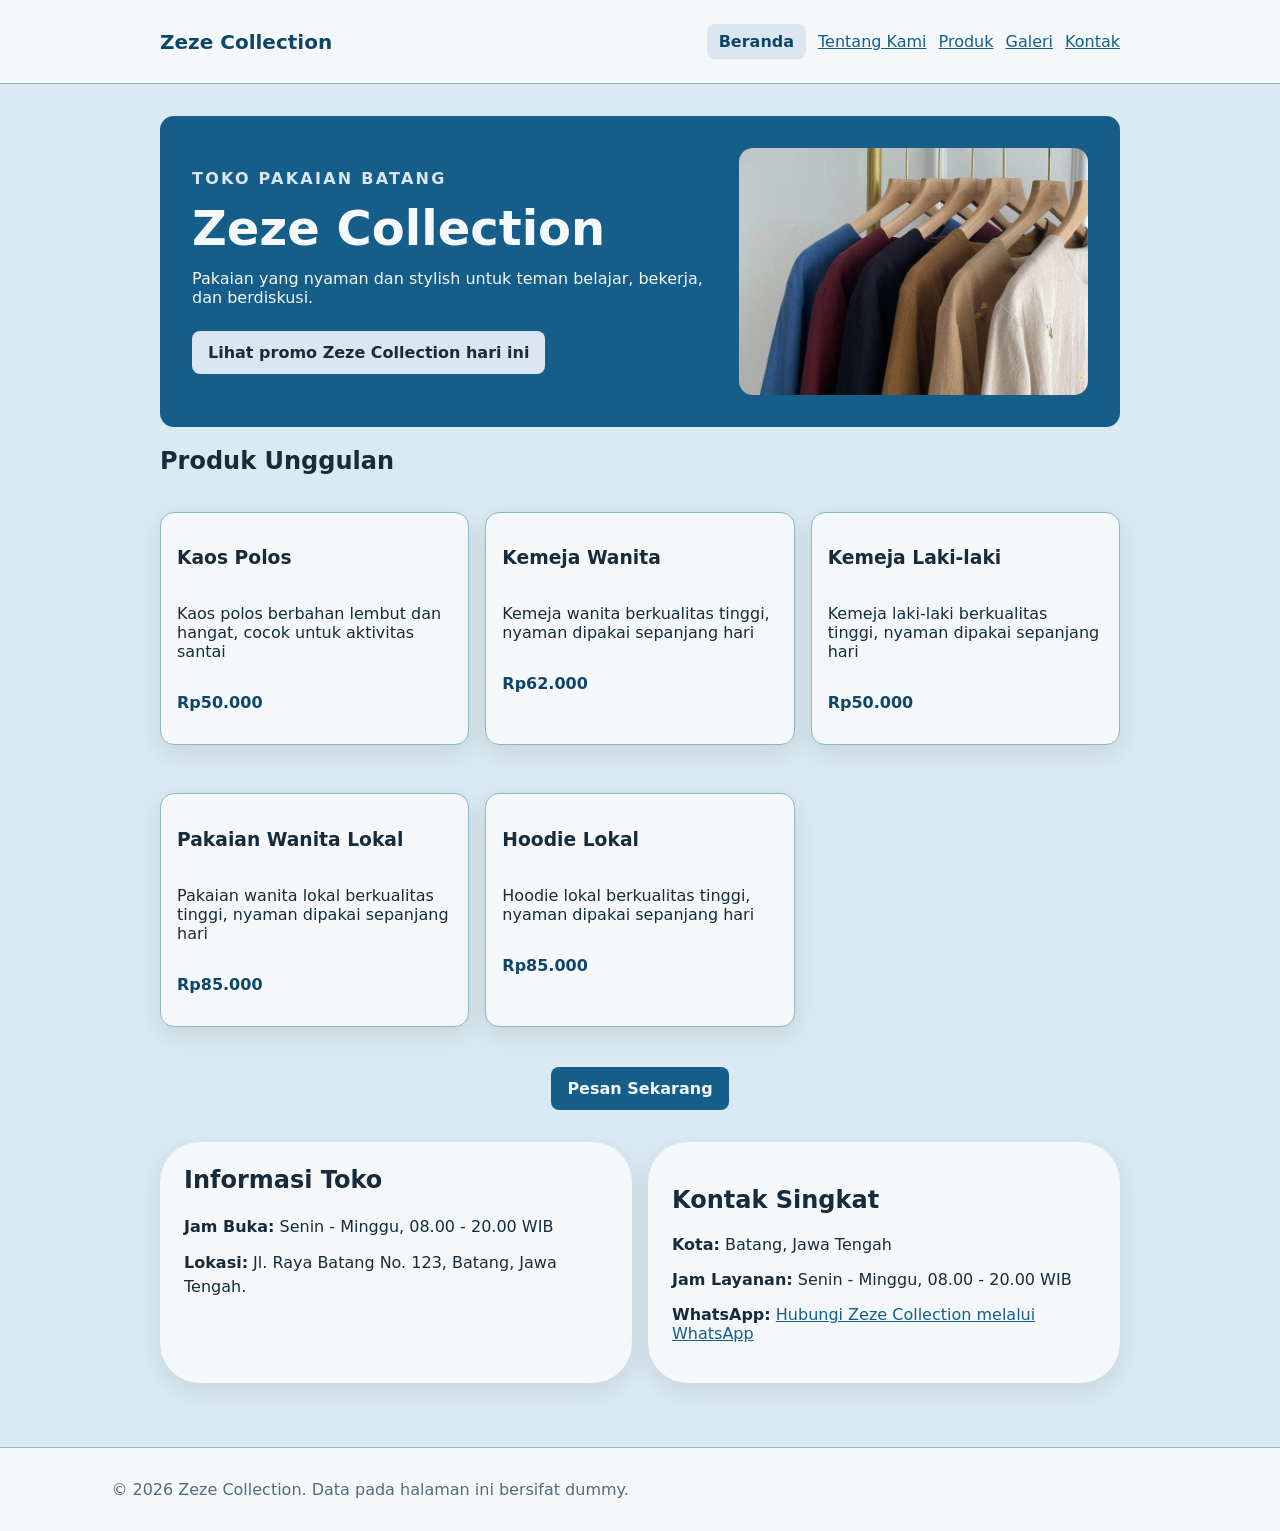
<file: index.html>
<!doctype html>
<html lang="id">
  <head>
    <meta charset="utf-8" />
    <meta name="viewport" content="width=device-width, initial-scale=1" />
    <title>Zeze Collection - Website UMKM</title>
    <link rel="stylesheet" href="css/style.css" />
  </head>

  <body>
    <a class="skip-link" href="#konten">Lewati ke konten utama</a>
    <header class="site-header">
      <nav class="nav" aria-label="Navigasi utama">
        <a class="brand" href="index.html">Zeze Collection</a>
        <ul>
          <li><a aria-current="page" href="index.html">Beranda</a></li>
          <li><a href="tentang.html">Tentang Kami</a></li>
          <li><a href="produk.html">Produk</a></li>
          <li><a href="galeri.html">Galeri</a></li>
          <li><a href="kontak.html">Kontak</a></li>
        </ul>
      </nav>
    </header>

    <main id="konten" class="page">
      <section class="hero" aria-labelledby="hero-title">
        <div class="hero-content">
          <p class="eyebrow">Toko Pakaian Batang</p>
          <h1 id="hero-title">Zeze Collection</h1>
          <p>
            Pakaian yang nyaman dan stylish untuk teman belajar, bekerja, dan
            berdiskusi.
          </p>
          <button id="promoButton" type="button">
            Lihat promo Zeze Collection hari ini
          </button>
        </div>
        <img
        class ="hero-image"
          src="assets/images/etalase-pakaian.jpg" width="736" height="521" loading="lazy"
          alt="Etalase Zeze Collection berisi pakaian lokal"
        />
      </section>

      <section aria-labelledby="produk-title">
        <h2 id="produk-title">Produk Unggulan</h2>

        <div class="products-grid">
          <article class="product-card">
            <h3>Kaos Polos</h3>
            <p>
              Kaos polos berbahan lembut dan hangat, cocok untuk aktivitas
              santai
            </p>
            <p class="price">Rp50.000</p>
          </article>
          
        
          <article class="product-card">
            <h3>Kemeja Wanita</h3>
            <p>
              Kemeja wanita berkualitas tinggi, nyaman dipakai sepanjang hari
            </p>
            <p class="price">Rp62.000</p>
          </article>
          
        
          <article class="product-card">
            <h3>Kemeja Laki-laki</h3>
            <p>
              Kemeja laki-laki berkualitas tinggi, nyaman dipakai sepanjang hari
            </p>
            <p class="price">Rp50.000</p>
          </article>

          
          <article class="product-card">
            <h3>Pakaian Wanita Lokal</h3>
            <p>
              Pakaian wanita lokal berkualitas tinggi, nyaman dipakai sepanjang
              hari
            </p>
            <p class="price">Rp85.000</p>
          </article>
        
          <article class="product-card">
            <h3>Hoodie Lokal</h3>
            <p>
              Hoodie lokal berkualitas tinggi, nyaman dipakai sepanjang hari
            </p>
            <p class="price">Rp85.000</p>
          </article>

        </div>

        <button id="pesanButton" type="button">Pesan Sekarang</button>
      </section>

      <div class="info-grid">
      <section aria-labelledby="info-title">
      
        <h2 id="info-title">Informasi Toko</h2>
        <p><strong>Jam Buka:</strong> Senin - Minggu, 08.00 - 20.00 WIB</p>

        <p>
          <strong>Lokasi:</strong> Jl. Raya Batang No. 123, Batang, Jawa Tengah.
        </p>
      </section>

      <section id="kontak" aria-labelledby="kontak-title">
        
        <h2 id="kontak-title">Kontak Singkat</h2>
        <p><strong>Kota:</strong> Batang, Jawa Tengah</p>
        <p><strong>Jam Layanan:</strong> Senin - Minggu, 08.00 - 20.00 WIB</p>
        <p>
          <strong>WhatsApp:</strong>
          <a href="https://wa.me/6285742639290">
            Hubungi Zeze Collection melalui WhatsApp
          </a>
        </p>
      </section>
      </div>

      
    </main>
    <footer class="site-footer">
      <p>&copy; 2026 Zeze Collection. Data pada halaman ini bersifat dummy.</p>
    </footer>
    <script src="js/script.js"></script>
  </body>
</html>
</file>
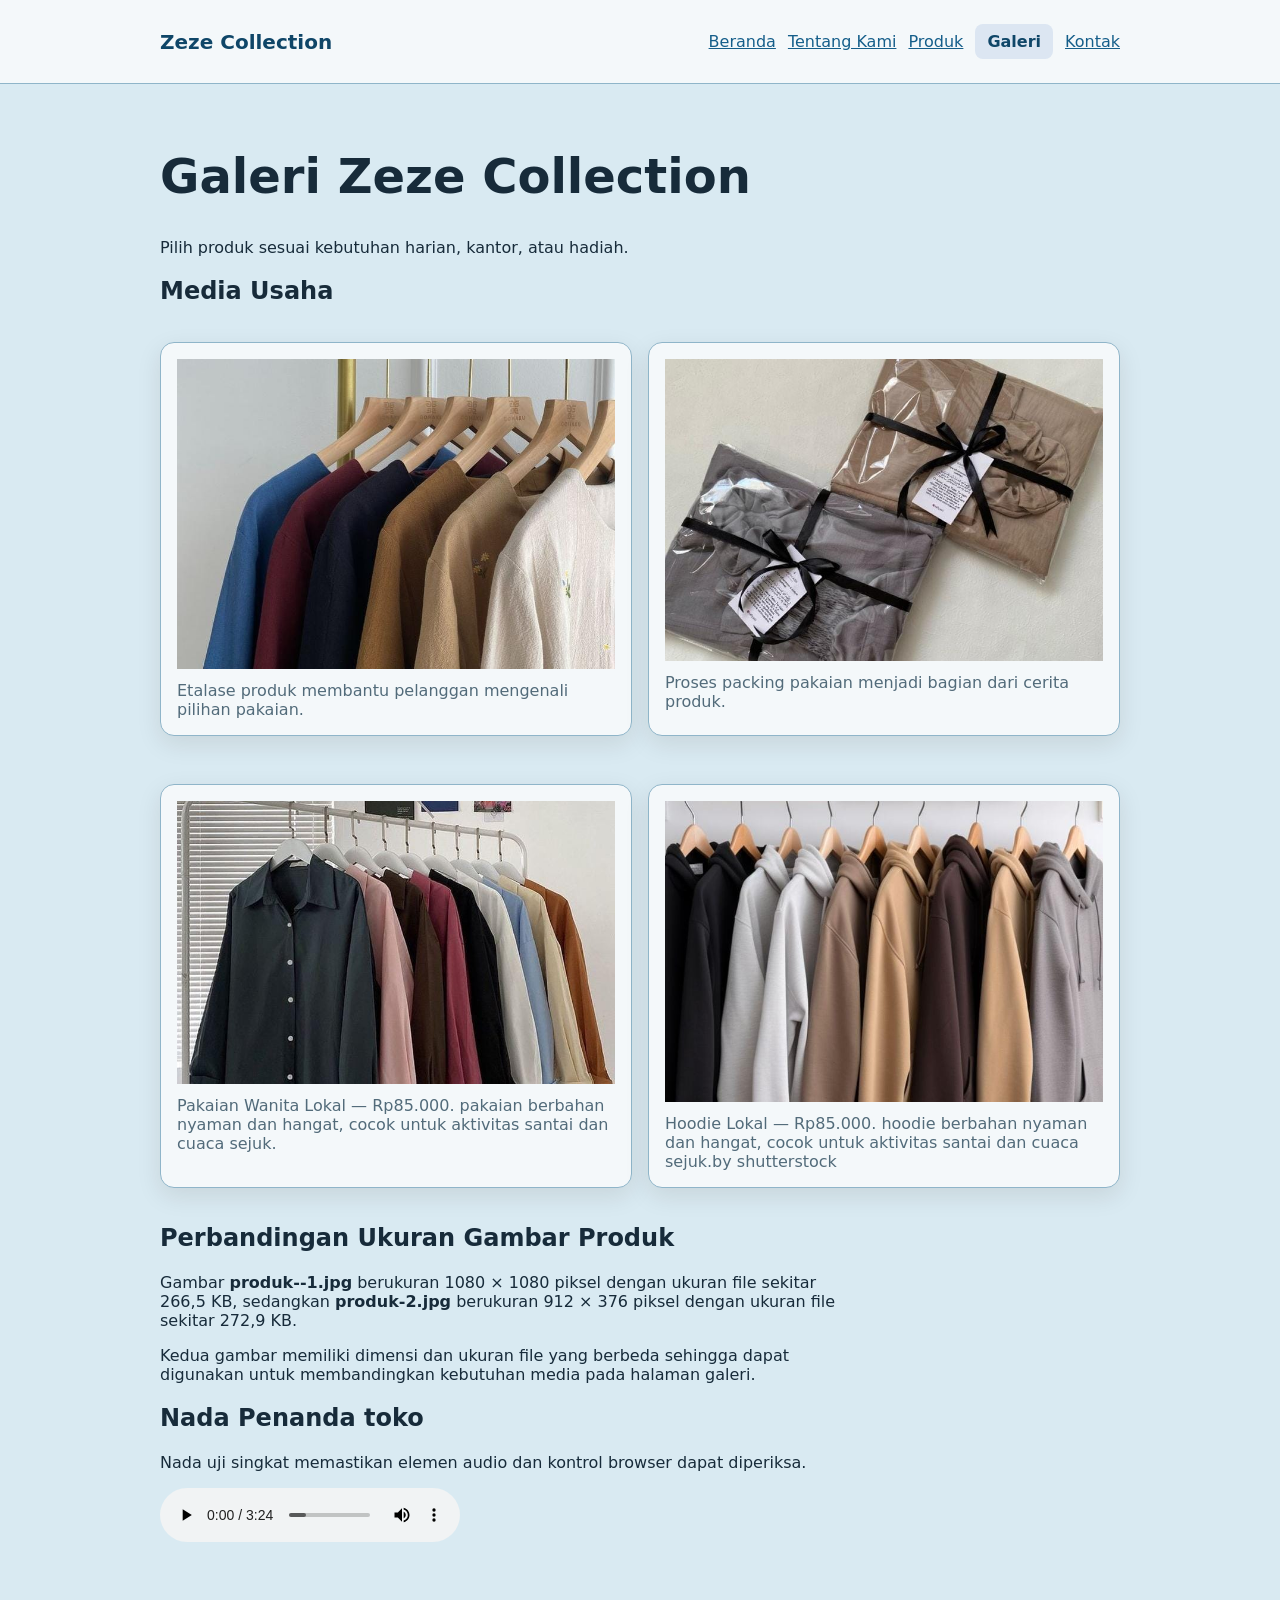
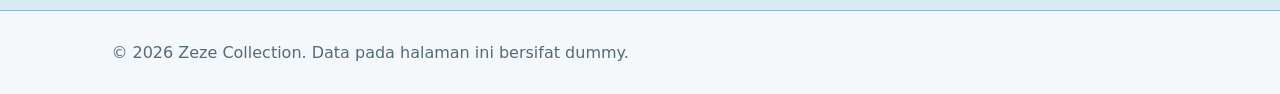
<file: galeri.html>
<!doctype html>
<html lang="id">
  <head>
    <meta charset="utf-8" />
    <meta name="viewport" content="width=device-width, initial-scale=1" />
    <title>Toko Pakaian - Zeze Collection</title>
    <link rel="stylesheet" href="css/style.css" />
  </head>
  <body>
    <a class="skip-link" href="#konten">Lewati ke konten utama</a>
    <header class="site-header">
      <nav class="nav" aria-label="Navigasi utama">
        <a class="brand" href="index.html">Zeze Collection</a>
        <ul>
          <li><a href="index.html">Beranda</a></li>
          <li><a href="tentang.html">Tentang Kami</a></li>
          <li><a href="produk.html">Produk</a></li>
          <li><a aria-current="page" href="galeri.html">Galeri</a></li>
          <li><a href="kontak.html">Kontak</a></li>
        </ul>
      </nav>
    </header>
    <main id="konten" class="page">
      <h1>Galeri Zeze Collection</h1>
      <p>Pilih produk sesuai kebutuhan harian, kantor, atau hadiah.</p>
      <section aria-labelledby="media-title">
        <h2 id="media-title">Media Usaha</h2>
        <div class="gallery-grid">
          <figure class="media-card">
            <img
              src="assets/images/etalase-pakaian.jpg"
              width="736"
              height="521"
              loading="lazy"
              alt="Etalase Pakaian Zeze Collection berisi kemasan pakaian lokal"
            />
            <figcaption>
              Etalase produk membantu pelanggan mengenali pilihan pakaian.
            </figcaption>
          </figure>

          <figure class="media-card">
            <img
              src="assets/images/proses-pakaian.jpg"
              alt="Proses pembuatan pakaian di bengkel Zeze Collection"
            />
            <figcaption>
              Proses packing pakaian menjadi bagian dari cerita produk.
            </figcaption>
          </figure>

          <figure class="media-card">
            <img
              src="assets/images/produk--1.jpg"
              alt="Pakaian Wanita Lokal Zeze Collection pada etalase pakaian lokal"
            />
            <figcaption>
              Pakaian Wanita Lokal — Rp85.000. pakaian berbahan nyaman dan
              hangat, cocok untuk aktivitas santai dan cuaca sejuk.
            </figcaption>
          </figure>

          <figure class="media-card">
            <img
              src="assets/images/produk-2.jpg"
              alt="Hoodie Lokal Zeze Collection pada etalase pakaian lokal"
            />
            <figcaption>
              Hoodie Lokal — Rp85.000. hoodie berbahan nyaman dan hangat, cocok
              untuk aktivitas santai dan cuaca sejuk.by shutterstock
            </figcaption>
          </figure>
        </div>
      </section>

      <section aria-labelledby="ukuran-title">
        <h2 id="ukuran-title">Perbandingan Ukuran Gambar Produk</h2>
        <p>
          Gambar <strong>produk--1.jpg</strong> berukuran 1080 × 1080 piksel
          dengan ukuran file sekitar 266,5 KB, sedangkan
          <strong>produk-2.jpg</strong> berukuran 912 × 376 piksel dengan ukuran
          file sekitar 272,9 KB.
        </p>
        <p>
          Kedua gambar memiliki dimensi dan ukuran file yang berbeda sehingga
          dapat digunakan untuk membandingkan kebutuhan media pada halaman
          galeri.
        </p>
      </section>

      <section aria-labelledby="audio-title">
        <h2 id="audio-title">Nada Penanda toko</h2>
        <p id="audio-note">
          Nada uji singkat memastikan elemen audio dan kontrol browser dapat
          diperiksa.
        </p>
        <audio
          controls
          aria-describedby="audio-note"
          src="assets/audio/TENETRUNNER - Fortuna.mp3"
        >
          Browser Anda tidak mendukung pemutar audio.
        </audio>
      </section>
    </main>
    <footer class="site-footer">
      <p>&copy; 2026 Zeze Collection. Data pada halaman ini bersifat dummy.</p>
    </footer>
  </body>
</html>
</file>
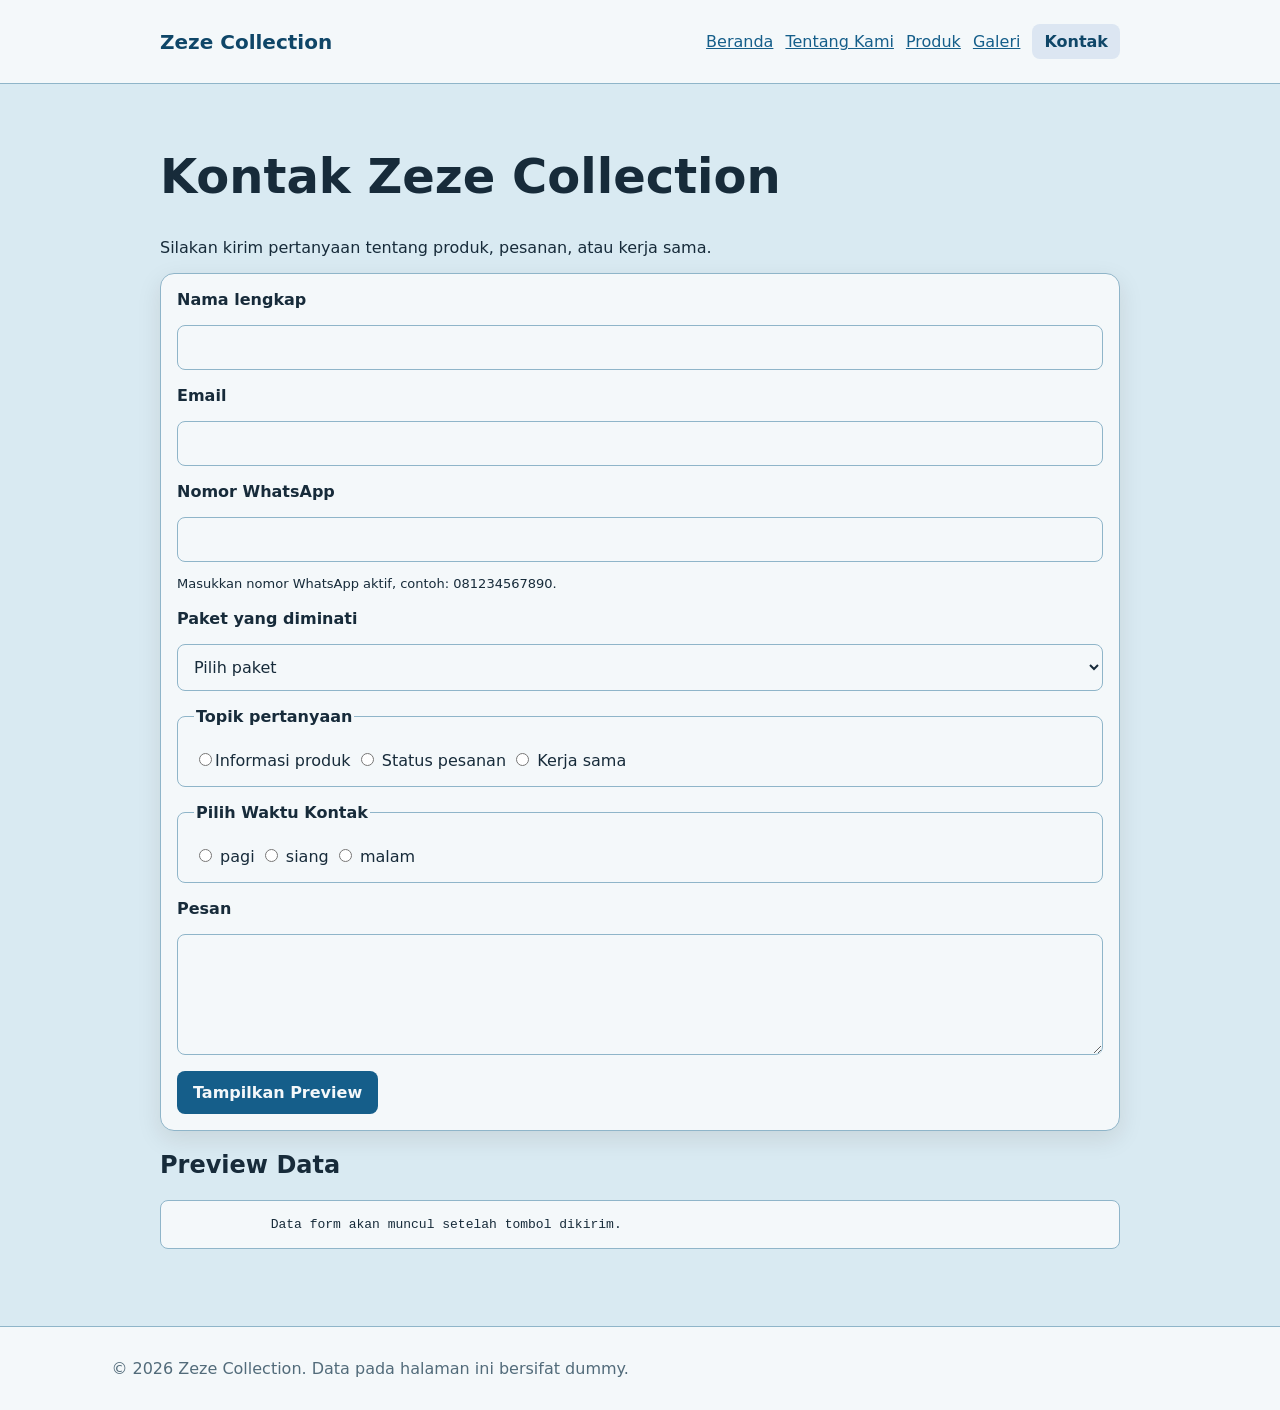
<file: kontak.html>
<!doctype html>
<html lang="id">
  <head>
    <meta charset="utf-8" />
    <meta name="viewport" content="width=device-width, initial-scale=1" />
    <title>Toko Pakaian - Zeze Collection</title>
    <link rel="stylesheet" href="css/style.css" />
    <script src="js/form.js" defer></script>
  </head>
  <body>
    <a class="skip-link" href="#konten">Lewati ke konten utama</a>
    <header class="site-header">
      <nav class="nav" aria-label="Navigasi utama">
        <a class="brand" href="index.html">Zeze Collection</a>
        <ul>
          <li><a href="index.html">Beranda</a></li>
          <li><a href="tentang.html">Tentang Kami</a></li>
          <li><a href="produk.html">Produk</a></li>
          <li><a href="galeri.html">Galeri</a></li>
          <li><a aria-current="page" href="kontak.html">Kontak</a></li>
        </ul>
      </nav>
    </header>
    <main id="konten" class="page">
      <h1>Kontak Zeze Collection</h1>
      <p>Silakan kirim pertanyaan tentang produk, pesanan, atau kerja sama.</p>
      <form id="form-kontak" action="#" method="post">
        <div class="field">
          <label for="nama">Nama lengkap</label>
          <input
            id="nama"
            name="nama"
            type="text"
            autocomplete="name"
            required
            minlength="3"
          />
        </div>

        <div class="field">
          <label for="email">Email</label>
          <input
            id="email"
            name="email"
            type="email"
            autocomplete="email"
            required
          />
        </div>

        <div class="field">
          <label for="nomor-WhatsApp">Nomor WhatsApp</label>
          <input
            id="nomor-WhatsApp"
            name="nomor-WhatsApp"
            type="tel"
            autocomplete="tel"
            aria-describedby="bantuan-whatsapp"
            required
          />

          <small id="bantuan-whatsapp">
            Masukkan nomor WhatsApp aktif, contoh: 081234567890.
          </small>
        </div>

        <div class="field">
          <label for="paket">Paket yang diminati</label>
          <select id="paket" name="paket" required>
            <option value="">Pilih paket</option>
            <option value="kemeja-wanita">Paket Kemeja Wanita</option>
            <option value="kemeja-pria">Paket Kemeja Pria</option>
            <option value="kaos-polos">Paket Kaos Polos</option>
            <option value="pakaian-wanita-lokal">
              Paket Pakaian Wanita Lokal
            </option>
            <option value="hoodie-lokal">Paket Hoodie Lokal</option>
          </select>
        </div>

        <fieldset>
          <legend>Topik pertanyaan</legend>
          <label
            ><input
              type="radio"
              name="topik"
              value="produk"
              required
            />Informasi produk</label
          >
          <label
            ><input type="radio" name="topik" value="pesanan" /> Status
            pesanan</label
          >
          <label
            ><input type="radio" name="topik" value="kerja-sama" /> Kerja
            sama</label
          >
        </fieldset>

        <fieldset>
          <legend>Pilih Waktu Kontak</legend>
          <label
            ><input type="radio" name="pilihan-waktu" value="pagi" required />
            pagi</label
          >
          <label
            ><input type="radio" name="pilihan-waktu" value="siang" /> siang
          </label>
          <label
            ><input type="radio" name="pilihan-waktu" value="malam" />
            malam</label
          >
        </fieldset>

        <div class="field">
          <label for="pesan">Pesan</label>
          <textarea id="pesan" name="pesan" rows="5" minlength="10"></textarea>
        </div>

        <button type="submit">Tampilkan Preview</button>
      </form>

      <p class="status-success" role="status" hidden>
        ✓ Pesan berhasil dikirim.
      </p>

      <p class="status-danger" role="alert" hidden>
        ! Terjadi kesalahan. Silakan periksa kembali data yang diisi.
      </p>

      <section aria-labelledby="preview-title">
        <h2 id="preview-title">Preview Data</h2>
        <pre id="preview-form" aria-live="polite">
            Data form akan muncul setelah tombol dikirim.</pre
        >
      </section>
    </main>

    <footer class="site-footer">
      <p>&copy; 2026 Zeze Collection. Data pada halaman ini bersifat dummy.</p>
    </footer>
  </body>
</html>
</file>
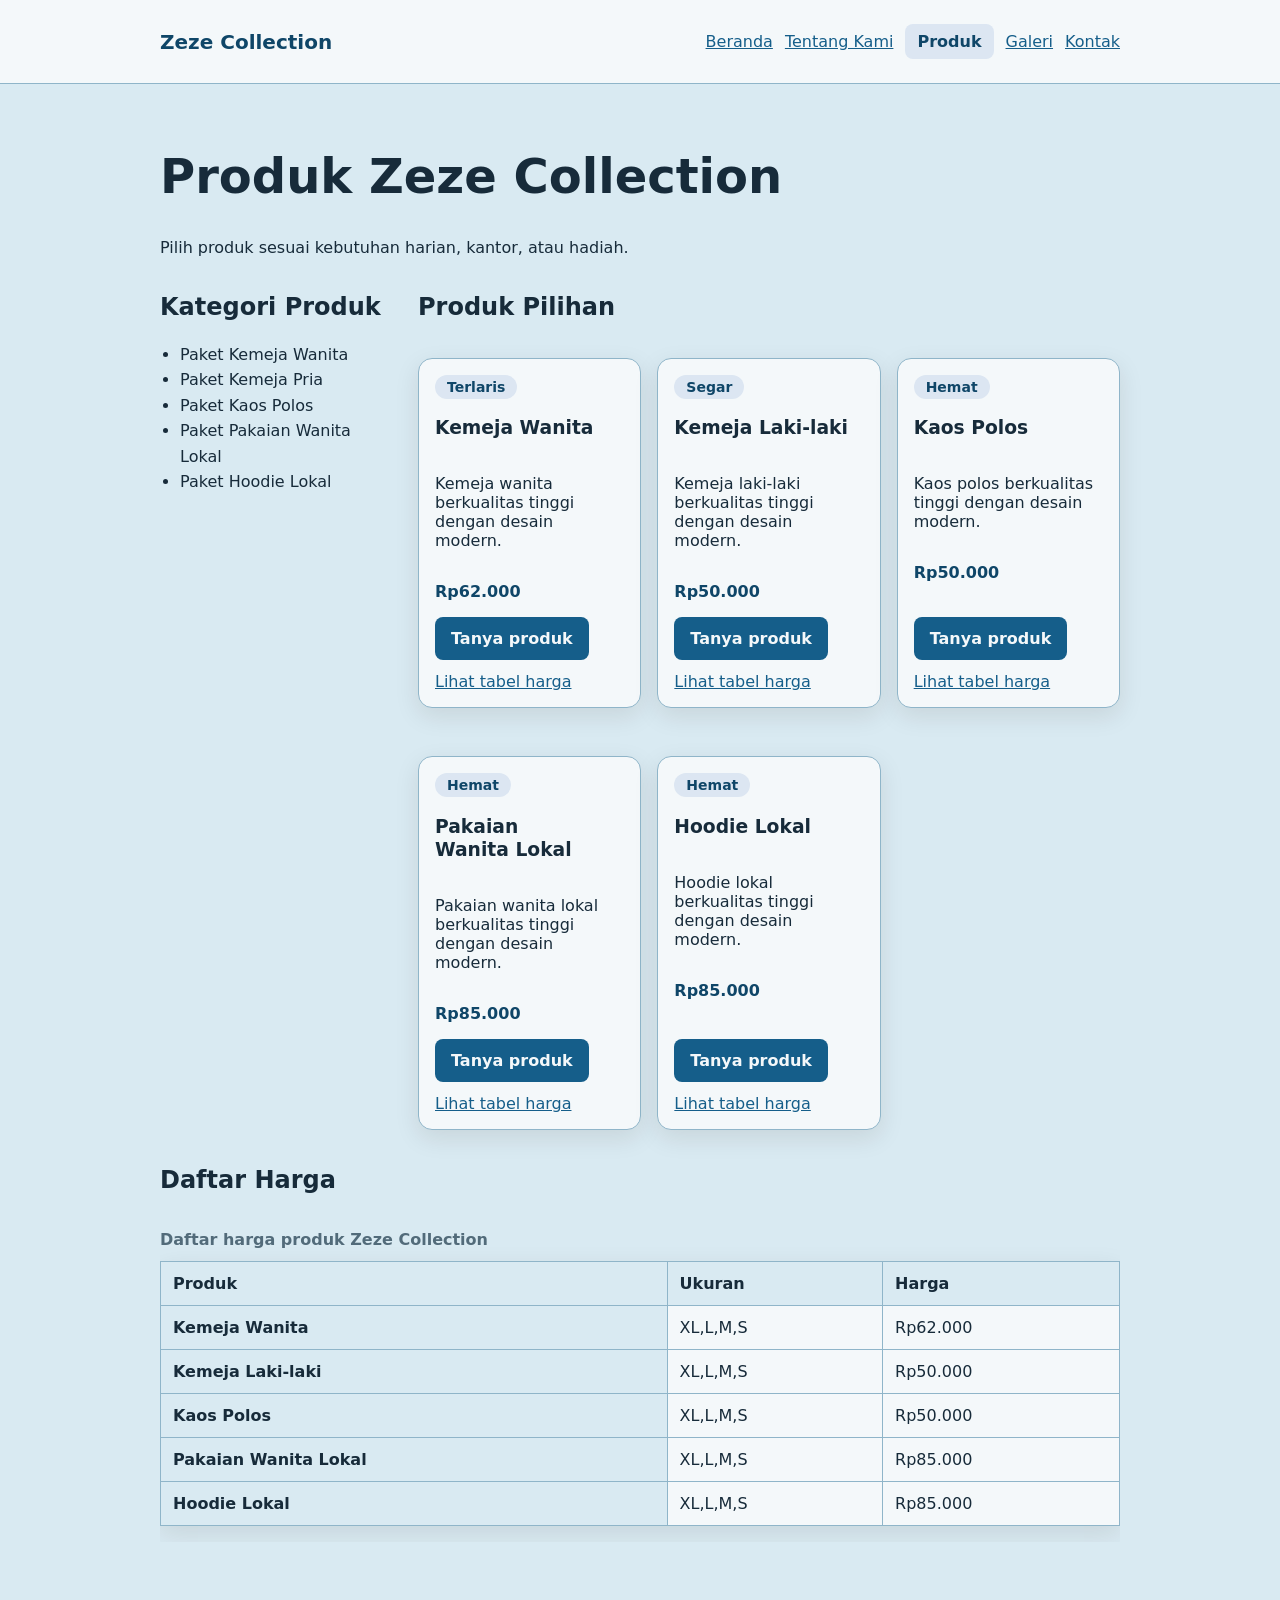
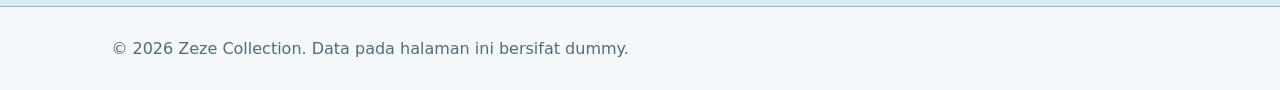
<file: produk.html>
<!doctype html>
<html lang="id">
  <head>
    <meta charset="utf-8" />
    <meta name="viewport" content="width=device-width, initial-scale=1" />
    <title>Toko Pakaian - Zeze Collection</title>
    <link rel="stylesheet" href="css/style.css" />
  </head>
  <body>
    <a class="skip-link" href="#konten">Lewati ke konten utama</a>
    <header class="site-header">
      <nav class="nav" aria-label="Navigasi utama">
        <a class="brand" href="index.html">Zeze Collection</a>
        <ul>
          <li><a href="index.html">Beranda</a></li>
          <li><a href="tentang.html">Tentang Kami</a></li>
          <li><a aria-current="page" href="produk.html">Produk</a></li>
          <li><a href="galeri.html">Galeri</a></li>
          <li><a href="kontak.html">Kontak</a></li>
        </ul>
      </nav>
    </header>

    <main id="konten" class="page">
      <h1>Produk Zeze Collection</h1>
      <p>Pilih produk sesuai kebutuhan harian, kantor, atau hadiah.</p>

      <div class="catalog-layout">
        <section class="catalog-filter" aria-labelledby="kategori-title">
          <h2 id="kategori-title">Kategori Produk</h2>
          <ul>
            <li>Paket Kemeja Wanita</li>
            <li>Paket Kemeja Pria</li>
            <li>Paket Kaos Polos</li>
            <li>Paket Pakaian Wanita Lokal</li>
            <li>Paket Hoodie Lokal</li>
          </ul>
        </section>

        <section
          class="catalog-product"
          aria-labelledby="produk-pilihan-title"
        >
          <h2 id="produk-pilihan-title">Produk Pilihan</h2>
          <div class="product-grid">
            <article class="product-card">
              <span class="product-badge">Terlaris</span>
              <h3>Kemeja Wanita</h3>
              <p>Kemeja wanita berkualitas tinggi dengan desain modern.</p>
              <p class="price">Rp62.000</p>

              <div class="card-actions">
                <a class="button" href="kontak.html">Tanya produk</a>
                <a href="#harga-title">Lihat tabel harga</a>
              </div>
            </article>

            <article class="product-card">
              <span class="product-badge">Segar</span>
              <h3>Kemeja Laki-laki</h3>
              <p>Kemeja laki-laki berkualitas tinggi dengan desain modern.</p>
              <p class="price">Rp50.000</p>

              <div class="card-actions">
                <a class="button" href="kontak.html">Tanya produk</a>
                <a href="#harga-title">Lihat tabel harga</a>
              </div>
            </article>

            <article class="product-card">
              <span class="product-badge">Hemat</span>
              <h3>Kaos Polos</h3>
              <p>Kaos polos berkualitas tinggi dengan desain modern.</p>
              <p class="price">Rp50.000</p>

              <div class="card-actions">
                <a class="button" href="kontak.html">Tanya produk</a>
                <a href="#harga-title">Lihat tabel harga</a>
              </div>
            </article>

            <article class="product-card">
              <span class="product-badge">Hemat</span>
              <h3>Pakaian Wanita Lokal</h3>
              <p>
                Pakaian wanita lokal berkualitas tinggi dengan desain modern.
              </p>
              <p class="price">Rp85.000</p>

              <div class="card-actions">
                <a class="button" href="kontak.html">Tanya produk</a>
                <a href="#harga-title">Lihat tabel harga</a>
              </div>
            </article>

            <article class="product-card">
              <span class="product-badge">Hemat</span>
              <h3>Hoodie Lokal</h3>
              <p>Hoodie lokal berkualitas tinggi dengan desain modern.</p>
              <p class="price">Rp85.000</p>

              <div class="card-actions">
                <a class="button" href="kontak.html">Tanya produk</a>
                <a href="#harga-title">Lihat tabel harga</a>
              </div>
            </article>
          </div>
        </section>
      </div>

      <section aria-labelledby="harga-title">
        <h2 id="harga-title">Daftar Harga</h2>
        <div
          class="table-scroll"
          role="region"
          aria-labelledby="daftar-harga-caption"
          tabindex="0"
        >
          <table>
            <caption>
              Daftar harga produk Zeze Collection
            </caption>
            <thead>
              <tr>
                <th scope="col">Produk</th>
                <th scope="col">Ukuran</th>
                <th scope="col">Harga</th>
              </tr>
            </thead>

            <tbody>
              <tr>
                <th scope="row">Kemeja Wanita</th>
                <td>XL,L,M,S</td>
                <td>Rp62.000</td>
              </tr>

              <tr>
                <th scope="row">Kemeja Laki-laki</th>
                <td>XL,L,M,S</td>
                <td>Rp50.000</td>
              </tr>

              <tr>
                <th scope="row">Kaos Polos</th>
                <td>XL,L,M,S</td>
                <td>Rp50.000</td>
              </tr>

              <tr>
                <th scope="row">Pakaian Wanita Lokal</th>
                <td>XL,L,M,S</td>
                <td>Rp85.000</td>
              </tr>

              <tr>
                <th scope="row">Hoodie Lokal</th>
                <td>XL,L,M,S</td>
                <td>Rp85.000</td>
              </tr>
            </tbody>
          </table>
        </div>
      </section>
    </main>
    <footer class="site-footer">
      <p>&copy; 2026 Zeze Collection. Data pada halaman ini bersifat dummy.</p>
    </footer>
  </body>
</html>
</file>
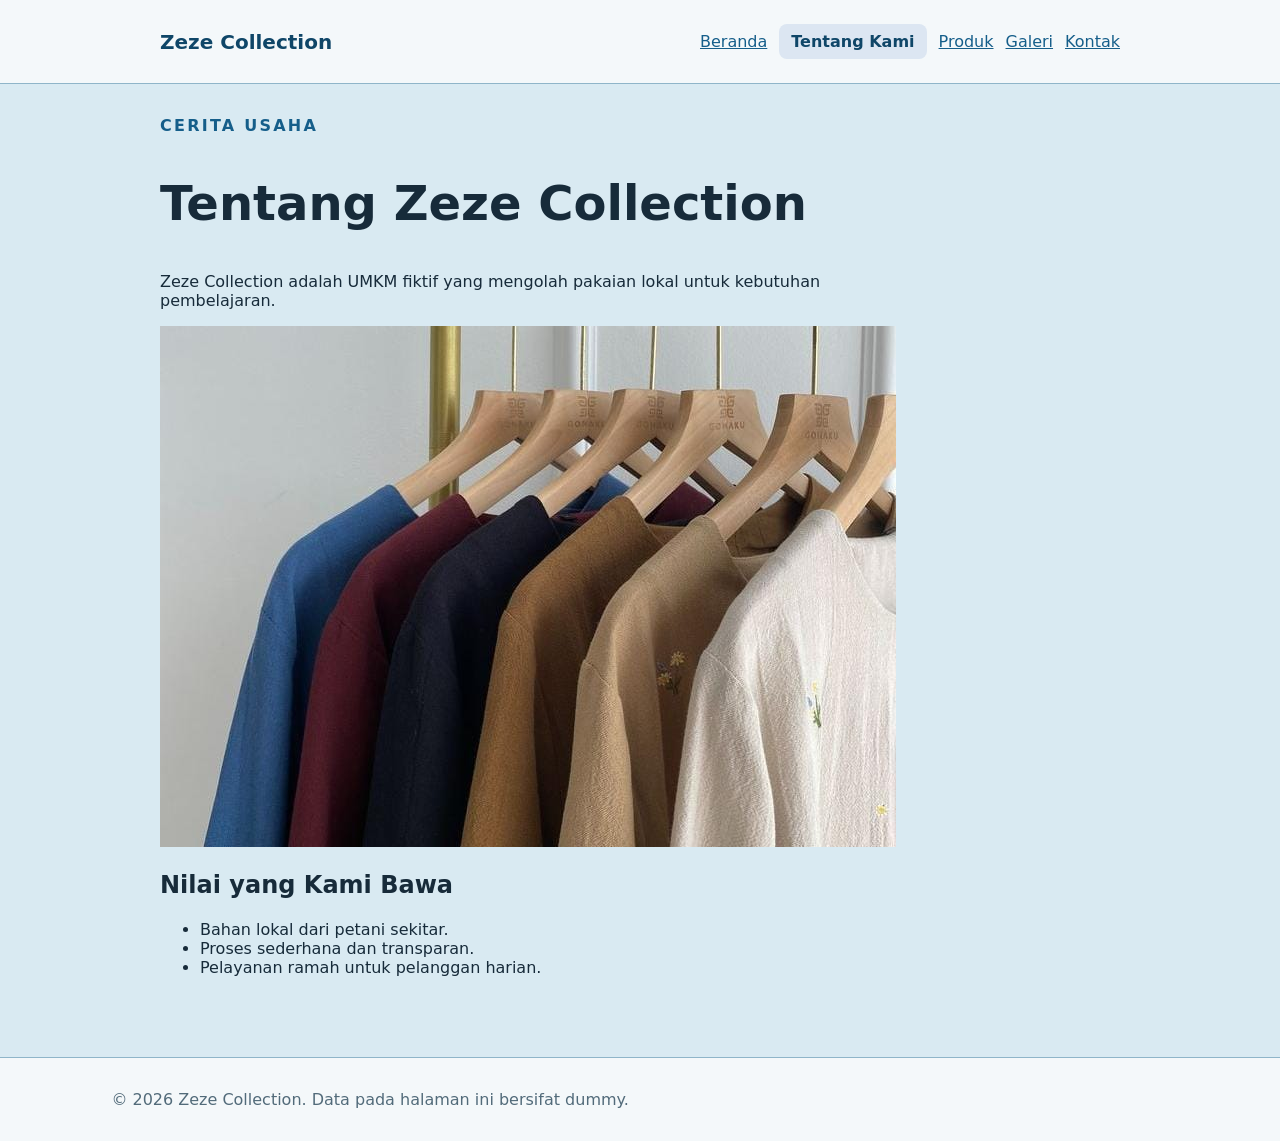
<file: tentang.html>
<!doctype html>
<html lang="id">
  <head>
    <meta charset="utf-8" />
    <meta name="viewport" content="width=device-width, initial-scale=1" />
    <title>Zeze Collection - Tentang Kami</title>
    <link rel="stylesheet" href="css/style.css" />
  </head>

  <body>
    <a class="skip-link" href="#konten">Lewati ke konten utama</a>
    <header class="site-header">
      <nav class="nav" aria-label="Navigasi utama">
        <a class="brand" href="index.html">Zeze Collection</a>
        <ul>
          <li><a href="index.html">Beranda</a></li>
          <li><a aria-current="page" href="tentang.html">Tentang Kami</a></li>
          <li><a href="produk.html">Produk</a></li>
          <li><a href="galeri.html">Galeri</a></li>
          <li><a href="kontak.html">Kontak</a></li>
          
        </ul>
      </nav>
    </header>

    <main id="konten" class="page">
      <section aria-labelledby="tentang-title">
        <p class="eyebrow">Cerita Usaha</p>
        <h1 id="tentang-title">Tentang Zeze Collection</h1>
        <p>
          Zeze Collection adalah UMKM fiktif yang mengolah pakaian lokal untuk
          kebutuhan pembelajaran.
        </p>
        <img
          src="assets/images/etalase-pakaian.jpg" width="736" height="521" loading="lazy"
          alt="Etalase Zeze Collection berisi kemasan pakaian lokal"
        />
      </section>
      <section aria-labelledby="nilai-title">
        <h2 id="nilai-title">Nilai yang Kami Bawa</h2>
        <ul>
          <li>Bahan lokal dari petani sekitar.</li>
          <li>Proses sederhana dan transparan.</li>
          <li>Pelayanan ramah untuk pelanggan harian.</li>
        </ul>
      </section>
    </main>
    <footer class="site-footer">
      <p>&copy; 2026 Zeze Collection. Data pada halaman ini bersifat dummy.</p>
    </footer>
  </body>
</html>
</file>
<file: css/style.css>
:root {
  --color-primary: #155e8a;
  --color-primary-strong: #0f4668;
  --color-primary-soft: #dce6f2;

  --color-text: #172b3a;
  --color-muted: #526b7a;
  --color-surface: #f4f8fa;
  --color-surface-soft: #d9eaf2;
  --color-border: #8fb5c9;
  --color-focus: #f59e0b;

  --color-success: #166534;
  --color-danger: #b91c1c;

  --space-1: 0.5rem;
  --space-2: 0.75rem;
  --space-3: 1rem;
  --space-4: 1.5rem;
  --space-5: 2rem;

  --radius-sm: 0.5rem;
  --radius-md: 0.875rem;
  --radius-lg: 1.5rem;
  --radius-xl: 2.5rem;
  --shadow-card: 0 0.5rem 1.5rem rgb(47 33 24 / 0.1);
}
*,
*::before,
*::after {
  box-sizing: border-box;
}

html {
  color-scheme: light;
}

body {
  margin: 0;
  color: var(--color-text);
  background: var(--color-surface-soft);
  font-family:
    system-ui,
    -apple-system,
    BlinkMacSystemFont,
    "Segoe UI",
    sans-serif;
}

.page {
  padding-block: var(--space-5);
}

Hero Section .hero {
  display: grid;
  grid-template-columns: 1.2fr 0.8fr;
  gap: var(--space-4);
  align-items: center;
  padding: var(--space-5);
  color: var(--color-surface);
  background: var(--color-primary);
  border-radius: var(--radius-md);
}

.hero-image {
  display: block;
  width: 100%;
  height: auto;
  border-radius: var(--radius-md);
}

.products-grid,
.gallery-grid {
  display: grid;
  grid-template-columns: repeat(3, minmax(0, 1fr));
  gap: var(--space-3);
}

.product-grid {
  display: grid;
  gap: var(--space-3);
}

.gallery-grid {
  grid-template-columns: repeat(2, minmax(0, 1fr));
}

/* Hero Section */
.hero {
  display: grid;
  grid-template-columns: 1fr;
  gap: var(--space-4);
  align-items: center;
  padding: var(--space-5);
  color: var(--color-surface);
  background: var(--color-primary);
  border-radius: var(--radius-md);
}

.hero-image {
  display: block;
  width: 100%;
  height: auto;
  border-radius: var(--radius-md);
}

/* Produk dan Galeri */
.product-grid,
.gallery-grid {
  display: grid;
  grid-template-columns: 1fr;
  gap: var(--space-3);
}

.product-grid {
  display: grid;
  grid-template-columns: 1fr;
  gap: var(--space-3);
}

.product-images {
  display: block;
  width: 100%;
  height: auto;
  object-fit: contain;
}

h1,
h2,
h3 {
  line-height: 1.2;
  text-wrap: balance;
}
h1 {
  font-size: clamp(2rem, 6vw, 3rem);
}
p,
li {
  max-width: 68ch;
}
.eyebrow {
  color: var(--color-primary);
  font-weight: 800;
  letter-spacing: 0.08em;
  text-transform: uppercase;
}
.hero .eyebrow {
  color: var(--color-primary-soft);
}
.price {
  color: var(--color-primary-strong);
  font-weight: 800;
}

.eyebrow {
  margin: 0 0 8px;
  letter-spacing: 0.14em;
  text-transform: uppercase;
}

#pesanButton {
  display: block;
  margin: 24px auto 0;
}

.product {
  display: inline-block;
  margin-top: 24px;
  padding-left: 0;
}

.products li {
  display: inline-block;
  vertical-align: top;
  list-style: none;
  width: 220px;
  min-height: 160px;
  margin-right: 20px;
  margin-bottom: 20px;
  padding: var(--space-4);
  box-sizing: border-box;
  border-radius: var(--radius-lg);
  background: var(--color-primary-soft);
  text-align: center;
  box-shadow: var(--shadow-card);
}

.products li p {
  margin-top: 12px;
  font-size: 0.9rem;
  line-height: 1.5;
}

section[aria-labelledby="info-title"] {
  margin-top: 30px;
  padding: var(--space-4);
  background: var(--color-surface);
  border-radius: var(--radius-xl);
  box-shadow: var(--shadow-card);
}

section[aria-labelledby="info-title"] h2 {
  margin-top: 0;
}

section[aria-labelledby="info-title"] p {
  margin: 12px 0;
  line-height: 1.5;
}

section[aria-labelledby="info-title"],
section#kontak {
  margin-top: 30px;
  padding: var(--space-4);
  background: var(--color-surface);
  border-radius: var(--radius-xl);
  box-shadow: var(--shadow-card);
}
.button,
button {
  display: inline-block;
  padding: var(--space-2) var(--space-3);
  color: var(--color-surface);
  font: inherit;
  font-weight: 700;
  text-decoration: none;
  cursor: pointer;
  background: var(--color-primary);
  border: 0;
  border-radius: var(--radius-sm);
}
.button:hover,
button:hover {
  color: var(--color-surface);
  background: var(--color-primary-strong);
}
.hero button {
  color: var(--color-text);
  background: var(--color-primary-soft);
}
.hero button:hover {
  color: var(--color-text);
  background: var(--color-border);
}

.skip-link {
  position: absolute;
  top: -5rem;
  left: var(--space-3);
  padding: var(--space-2) var(--space-3);
  color: var(--color-surface);
  background: var(--color-text);
}
.skip-link:focus {
  top: var(--space-3);
}

.site-header,
.site-footer {
  padding: var(--space-3) var(--space-4);
  background: var(--color-surface);
  border-bottom: 1px solid var(--color-border);
}

.nav,
.page {
  width: min(100% - 2rem, 60rem);
  margin-inline: auto;
}
.nav {
  display: flex;
  flex-direction: column;
  gap: var(--space-3);
  align-items: flex-start;
}
/*header biar keliahatan di atas*/
header {
  position: sticky;
  top: 0;
  z-index: 1000;
}

/* 
.brand {
  display: inline-block;
  margin-bottom: var(--space-2);
  color: var(--color-text);
  font-weight: 800;
  text-decoration: none;
  max-width: 920px;
  margin: 0 auto;
} */

.brand {
  display: inline-block;
  margin-bottom: 8px;
  color: var(--color-primary-strong);
  font-weight: 800;
  text-decoration: none;
  font-size: 1.25rem;
  white-space: nowrap;
}

.brand {
  margin-bottom: 0;
}

.nav ul {
  display: flex;
  flex-direction: column;
  gap: var(--space-2);
  flex-wrap: wrap;
  list-style: none;
}

.nav li {
  margin: 0;
}

.nav a[aria-current="page"] {
  padding: var(--space-1) var(--space-2);
  color: var(--color-primary-strong);
  font-weight: 800;
  text-decoration: none;
  background: var(--color-primary-soft);
  border-radius: var(--radius-sm);
}

a:focus-visible,
button:focus-visible {
  outline: 3px solid var(--color-focus);
  outline-offset: 2px;
}

.site-footer {
  margin-top: var(--space-5);
  color: var(--color-muted);
  text-align: center;
  border-top: 1px solid var(--color-border);
  border-bottom: 0;
}

img {
  max-width: 100%;
  height: auto;
}

a {
  color: var(--color-primary);
}

a:hover {
  color: var(--color-primary-strong);
}
:focus-visible {
  outline: 3px solid var(--color-focus);
  outline-offset: 3px;
}

figure {
  margin: 0 0 24px;
}
figcaption {
  margin-top: 8px;
  color: var(--color-muted);
}
table {
  width: 100%;
  border-collapse: collapse;
}
caption {
  margin-bottom: 8px;
  font-weight: 700;
  text-align: left;
}
th,
td {
  padding: 10px;
  text-align: left;
  border: 1px solid var(--color-border);
}
.field {
  margin-bottom: var(--space-3);
}
.field label,
legend {
  display: block;
  margin-bottom: var(--space-1);
  font-weight: 700;
}
.field input,
.field select,
.field textarea {
  width: 100%;
  padding: var(--space-2);
  color: inherit;
  font: inherit;
  background: var(--color-surface);
  border: 1px solid var(--color-border);
  border-radius: var(--radius-sm);
}
input[type="radio"],
input[type="checkbox"] {
  width: auto;
}
fieldset {
  margin: 0 0 var(--space-3);
  padding: var(--space-3);
  border: 1px solid var(--color-border);
  border-radius: var(--radius-sm);
}
audio {
  max-width: 100%;
}
#preview-form {
  padding: var(--space-3);
  white-space: pre-wrap;
  background: var(--color-surface);
  border: 1px solid var(--color-border);
  border-radius: var(--radius-sm);
}

.field small {
  display: block;
  margin-top: 5px;
  font-size: 13px;
  line-height: 1.4;
}

.product-card {
  display: flex;
  flex-direction: column;
}
.product-badge {
  align-self: flex-start;
  padding: 0.25rem var(--space-2);
  color: var(--color-primary-strong);
  font-size: 0.875rem;
  font-weight: 800;
  background: var(--color-primary-soft);
  border-radius: 999px;
}

.card-actions {
  display: flex;
  gap: var(--space-2);
  align-items: center;
  flex-wrap: wrap;
  margin-top: auto;
}

.product-card,
.media-card,
table,
form {
  margin-block: var(--space-3);
  padding: var(--space-3);
  background: var(--color-surface);
  border: 1px solid var(--color-border);
  border-radius: var(--radius-md);
  box-shadow: var(--shadow-card);
}
figure {
  margin-inline: 0;
}
figcaption,
caption {
  color: var(--color-muted);
}
table {
  width: 100%;
  border-collapse: collapse;
  border-radius: 0;
}

.table-scroll {
  max-width: 100%;
  overflow-x: auto;
}
.table-scroll:focus-visible {
  outline: 3px solid var(--color-focus);
  outline-offset: 3px;
}
.table-scroll table {
  min-width: 40rem;
}

caption {
  margin-bottom: var(--space-2);
  font-weight: 700;
  text-align: left;
}
th,
td {
  padding: var(--space-2);
  text-align: left;
  border: 1px solid var(--color-border);
}
th {
  background: var(--color-surface-soft);
}

.status-success {
  margin-block: var(--space-3);
  padding: var(--space-2) var(--space-3);
  color: var(--color-success);
  font-weight: 700;
  background: var(--color-surface);
  border: 1px solid var(--color-border);
  border-radius: var(--radius-sm);
}

.status-danger {
  margin-block: var(--space-3);
  padding: var(--space-2) var(--space-3);
  color: var(--color-danger);
  font-weight: 700;
  background: var(--color-surface);
  border: 1px solid var(--color-danger);
  border-radius: var(--radius-sm);
}

.hero-content {
  display: flex;
  flex-direction: column;
  align-items: flex-start;
  gap: var(--space-2);
}

.hero-content p,
.hero-content h1 {
  margin-block: 0;
}

#promoButton,
#pesanButton {
  padding: var(--space-2) var(--space-3);
  border: none;
  border-radius: var(--radius-sm);
  cursor: pointer;
}

#promoButton {
  margin-top: var(--space-2);
}

#pesanButton {
  margin-bottom: var(--space-5);
}

.info-grid {
  display: grid;
  grid-template-columns: repeat(2, minmax(0, 1fr));
  gap: var(--space-3);
  align-items: stretch;
}

.info-grid section {
  box-sizing: border-box;
  width: 100%;
  min-width: 0;
  margin: 0;
  padding: var(--space-4);
}

.info-grid #kontak {
  margin: 0;
}

/*untuk form kontak*/
#form-kontak {
  display: grid;
  grid-template-columns: 1fr;
  gap: var(--space-3);
  align-items: start;
}

/* Flexbox untuk label dan kontrol form */
#form-kontak .field {
  display: flex;
  flex-direction: column;
  gap: var(--space-1);
  min-width: 0;
  margin-bottom: 0;
}

#form-kontak .field input,
#form-kontak .field select,
#form-kontak .field textarea {
  width: 100%;
  min-width: 0;
}

#form-kontak fieldset {
  min-width: 0;
  margin: 0;
}

#form-kontak button[type="submit"] {
  justify-self: start;
  grid-column: 1 / -1;
  max-width: 100%;
}

#form-kontak button[type="submit"] {
  justify-self: start;
  grid-column: 1 / -1;
  width: fit-content;
  max-width: 100%;
  margin: 0;
}

.catalog-layout {
  display: grid;
  grid-template-areas: "filter products";
  grid-template-columns: minmax(0, 1fr) minmax(0, 3fr);
  gap: var(--space-4);
  align-items: start;
}

.catalog-filter {
  grid-area: filter;
  min-width: 0;
}

.catalog-products {
  grid-area: products;
  min-width: 0;
}

@media (min-width: 42rem) {
  .nav ul {
    flex-direction: row;
  }
  .gallery-grid {
    grid-template-columns: repeat(2, minmax(0, 1fr));
  }
}

@media (min-width: 48rem) {
  .hero {
    grid-template-columns: 1.2fr 0.8fr;
  }
  .product-grid {
    grid-template-columns: repeat(2, minmax(0, 1fr));
  }
}

@media (min-width: 60rem) {
  .nav {
    flex-direction: row;
    align-items: center;
    justify-content: space-between;
  }
  .product-grid {
    grid-template-columns: repeat(3, minmax(0, 1fr));
  }
}

/* P07 - Dasar responsivitas */
html {
  max-width: 100%;
  overflow-wrap: break-word;
}

body {
  width: 100%;
  max-width: 100%;
  margin: 0;
}

img,
video,
iframe {
  max-width: 100%;
}

img,
video {
  height: auto;
}

input,
select,
textarea,
button {
  max-width: 100%;
}

pre,
code {
  overflow-wrap: anywhere;
}

/* P07 - Perbaikan daftar kategori produk */
.catalog-filter {
  min-width: 0;
  max-width: 100%;
}

.catalog-filter ul {
  padding-left: 1.25rem;
  margin-inline: 0;
}

.catalog-filter li {
  max-width: 100%;
  min-width: 0;
  white-space: normal;
  overflow-wrap: break-word;
  word-break: normal;
  line-height: 1.6;
}
</file>
